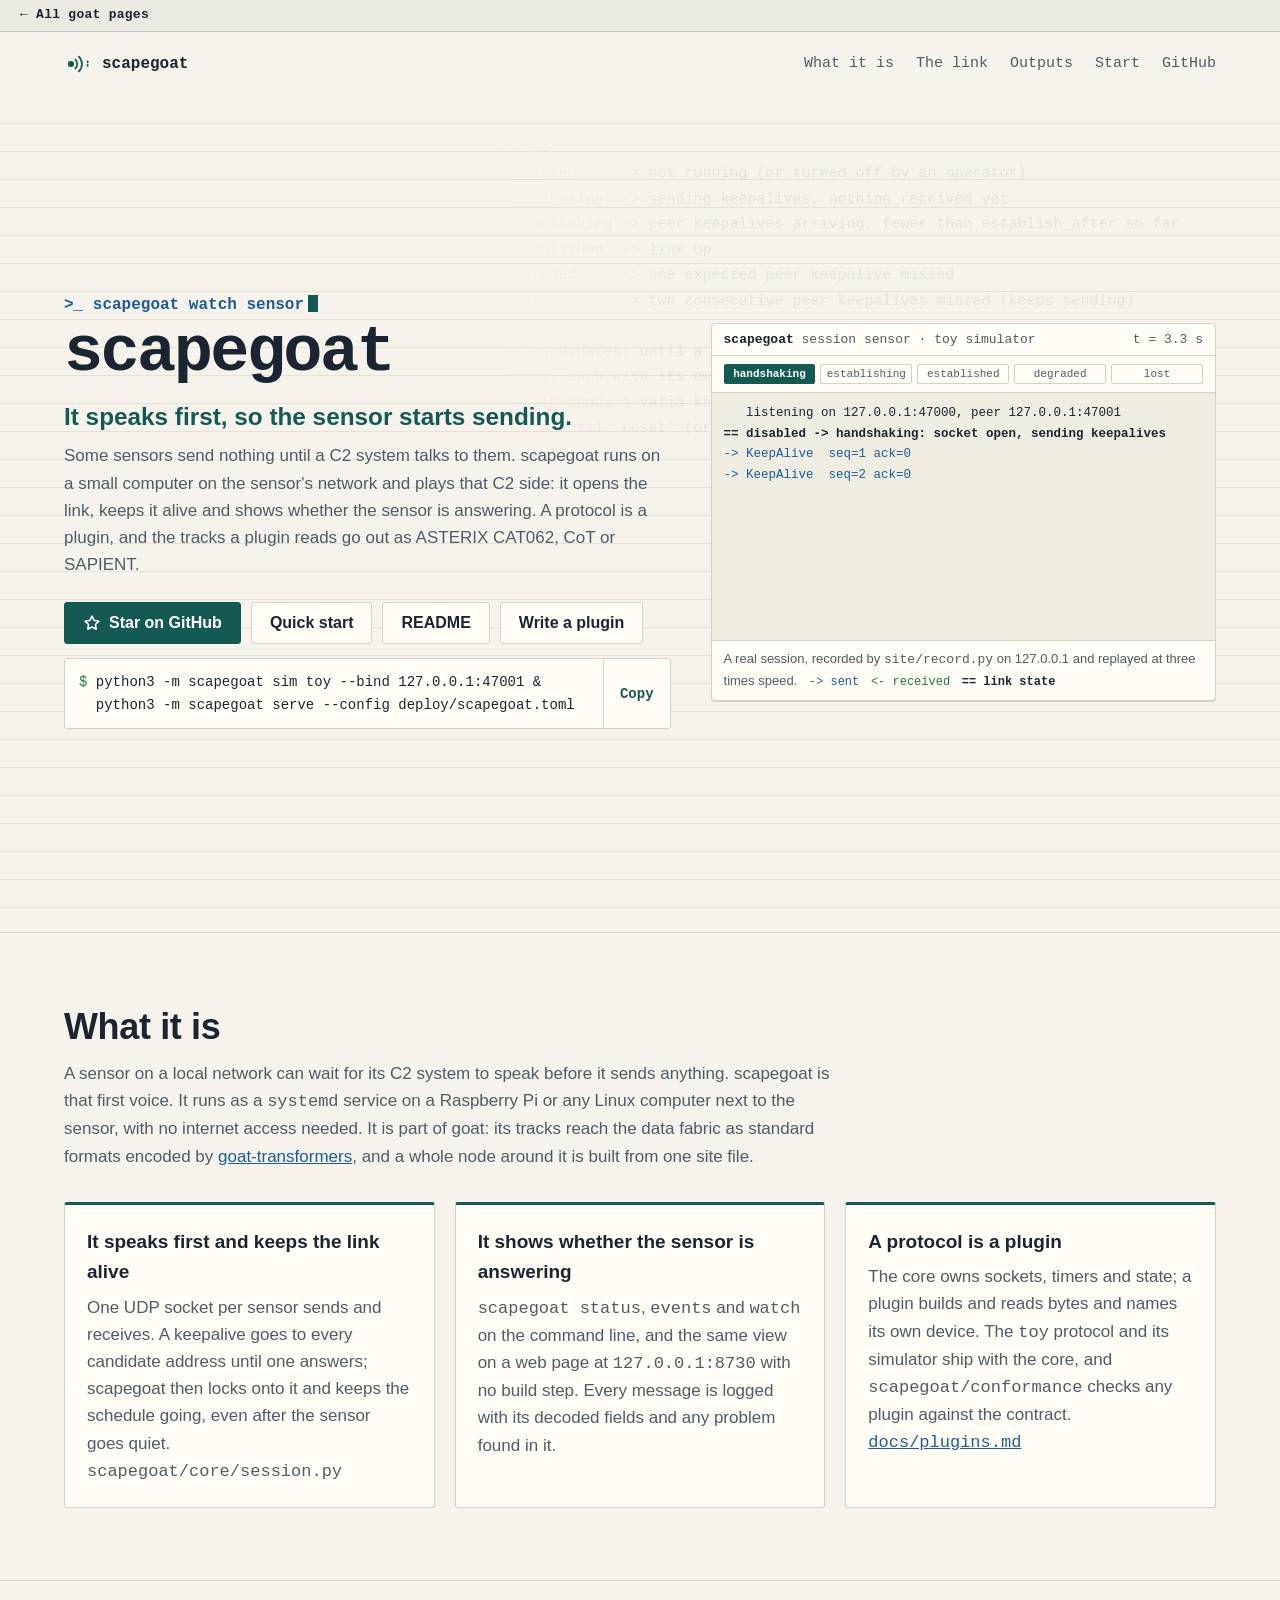
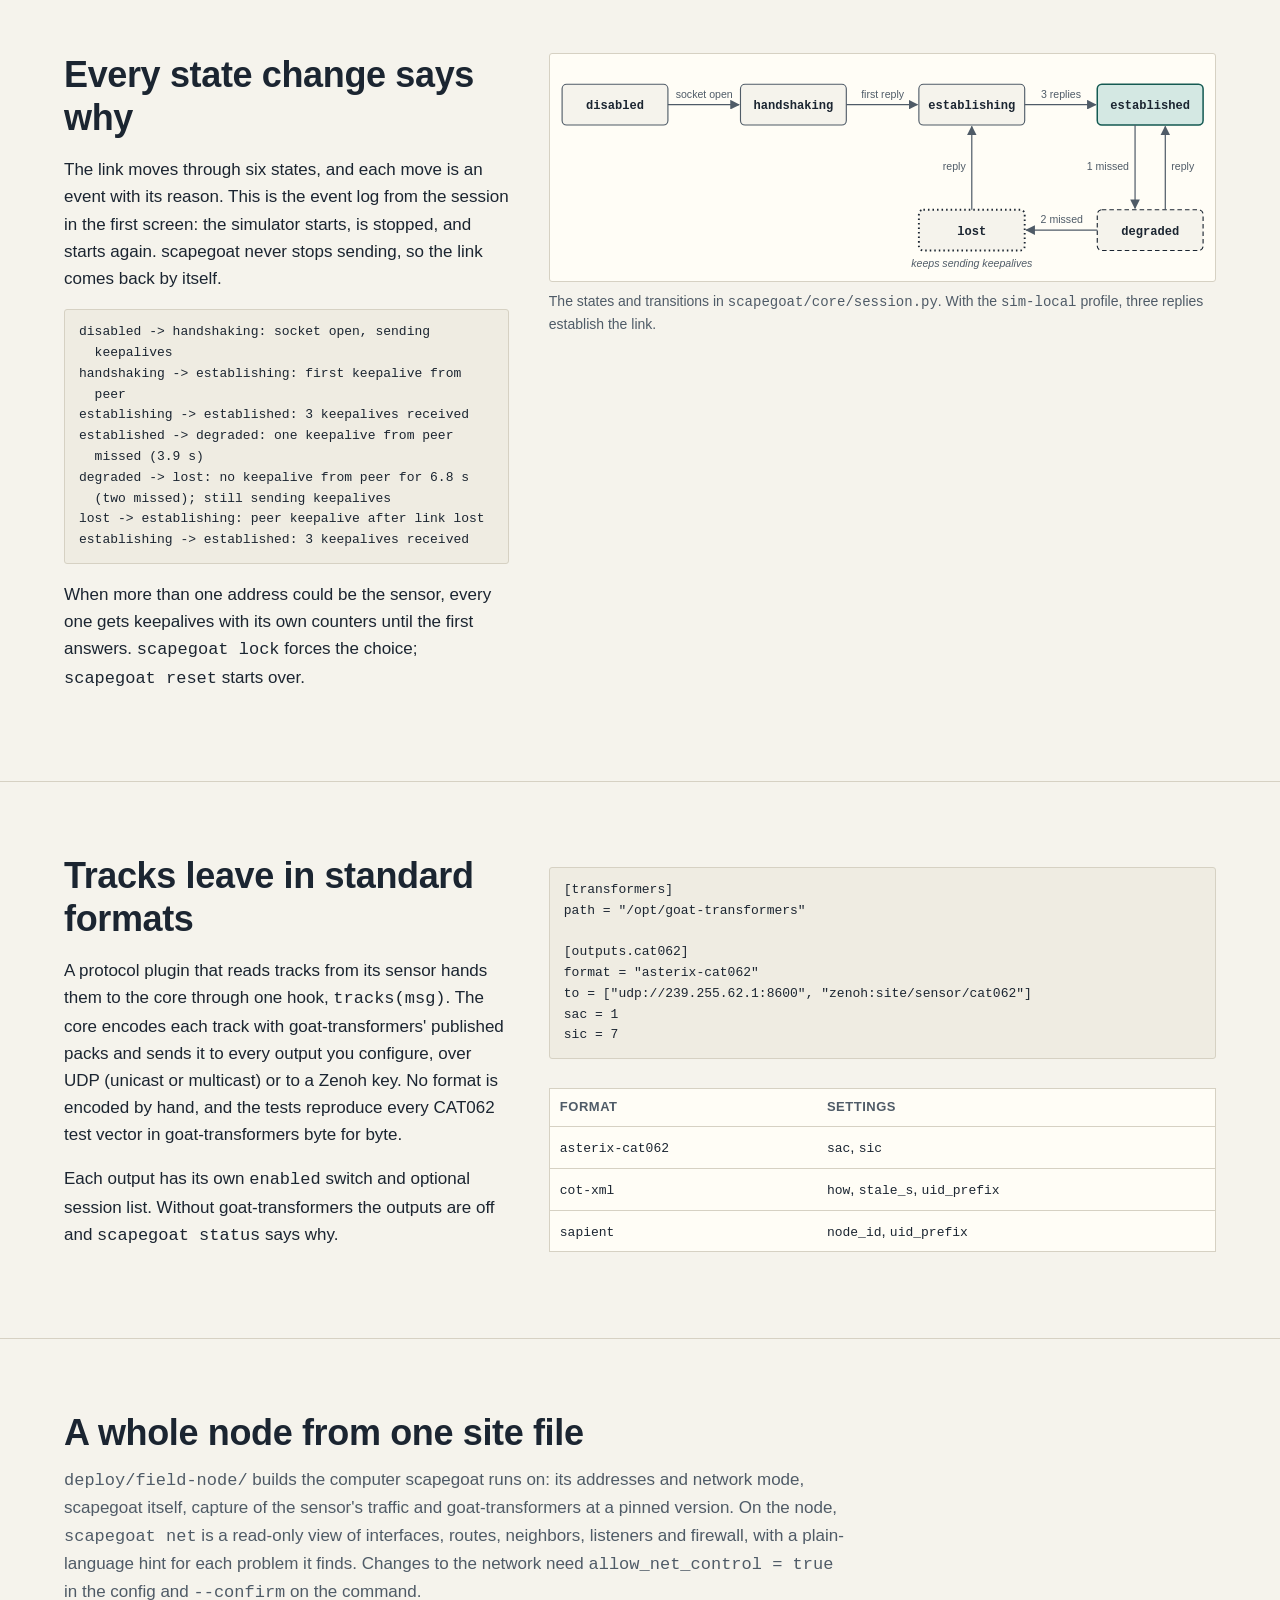
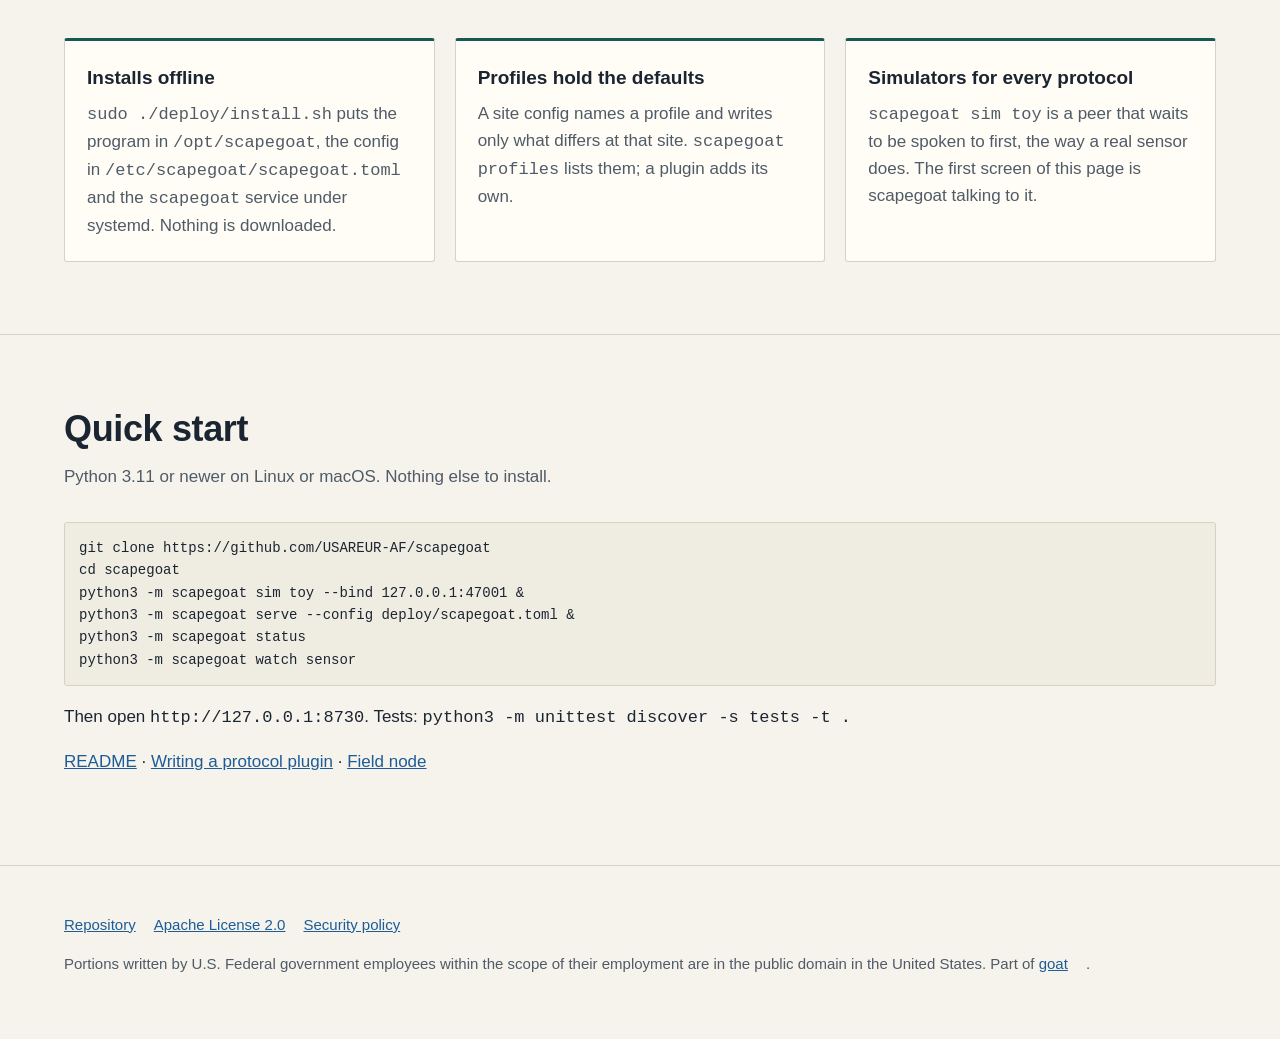
<file: site/index.html>
<!doctype html>
<html lang="en">
<head>
<meta charset="utf-8">
<meta name="viewport" content="width=device-width, initial-scale=1">
<title>scapegoat: the C2 side of a sensor link</title>
<meta name="description" content="scapegoat speaks first, so a sensor that waits for its C2 system starts sending. It keeps the link alive, shows whether the sensor is answering, and sends its tracks on as ASTERIX, CoT or SAPIENT.">
<link rel="icon" href="assets/icon.svg" type="image/svg+xml">
<link rel="stylesheet" href="assets/site.css">
<style>/* goat-tree: the same strip on every goat landing page, back to the catalogue of them all */
.goat-tree{font:600 13px/1.3 ui-monospace,"SF Mono",Menlo,Consolas,monospace;letter-spacing:.02em;padding:7px max(20px,env(safe-area-inset-left,0px));border-bottom:1px solid color-mix(in srgb,currentColor 18%,transparent);background:color-mix(in srgb,currentColor 5%,transparent)}
.goat-tree a{color:inherit;text-decoration:none}.goat-tree a:hover,.goat-tree a:focus-visible{text-decoration:underline;text-underline-offset:3px}
@media print{.goat-tree{display:none}}</style>
</head>
<body>
<nav class="goat-tree" aria-label="goat pages"><a href="https://usareur-af.github.io/goatdocs/goat/pages/"><span aria-hidden="true">&larr;</span> All goat pages</a></nav>
<div class="wrap">
  <header class="top">
    <a class="brand" href="#top"><img src="assets/icon.svg" width="28" height="28" alt="">scapegoat</a>
    <nav aria-label="Sections">
      <a href="#what">What it is</a><a href="#states">The link</a><a href="#outputs">Outputs</a><a href="#start">Start</a>
      <a class="gh" href="https://github.com/USAREUR-AF/scapegoat">GitHub</a>
    </nav>
  </header>
</div>

<main id="top">
<section class="hero" aria-labelledby="name">
<pre class="bgcode" aria-hidden="true">States:
  disabled     -> not running (or turned off by an operator)
  handshaking  -> sending keepalives, nothing received yet
  establishing -> peer keepalives arriving, fewer than establish_after so far
  established  -> link up
  degraded     -> one expected peer keepalive missed
  lost         -> two consecutive peer keepalives missed (keeps sending)

Peer candidates: until a sensor answers, every keepalive goes to EVERY candidate
address, each with its own LinkState (its own counters). The first candidate
whose IP sends a valid keepalive becomes the locked peer; the others are
dropped until `reset` (or a forced `lock`).</pre>
  <div class="wrap hero-grid">
    <div>
      <p class="prompt">&gt;_ scapegoat watch sensor<span class="cur" aria-hidden="true"></span></p>
      <h1 class="wordmark" id="name">scapegoat</h1>
      <p class="tagline">It speaks first, so the sensor starts sending.</p>
      <p class="lede">Some sensors send nothing until a C2 system talks to them. scapegoat runs on a small computer on the sensor's network and plays that C2 side: it opens the link, keeps it alive and shows whether the sensor is answering. A protocol is a plugin, and the tracks a plugin reads go out as ASTERIX CAT062, CoT or SAPIENT.</p>
      <div class="buttons">
        <a class="btn star" href="https://github.com/USAREUR-AF/scapegoat"><svg viewBox="0 0 24 24" aria-hidden="true"><path fill="none" stroke="currentColor" stroke-width="2" stroke-linejoin="round" d="M12 2.8l2.8 5.8 6.4.9-4.6 4.5 1.1 6.3L12 17.3l-5.7 3 1.1-6.3-4.6-4.5 6.4-.9z"/></svg>Star on GitHub</a>
        <a class="btn" href="#start">Quick start</a>
        <a class="btn" href="https://github.com/USAREUR-AF/scapegoat#readme">README</a>
        <a class="btn" href="https://github.com/USAREUR-AF/scapegoat/blob/main/docs/plugins.md">Write a plugin</a>
      </div>
      <div class="cmd"><pre data-box="command"><span class="ln"><span class="dollar">$ </span><code id="c-start">python3 <span class="w">-m</span> scapegoat sim toy <span class="w">--bind</span> <span class="w">127.0.0.1:47001</span> &amp; python3 <span class="w">-m</span> scapegoat serve <span class="w">--config</span> <span class="w">deploy/scapegoat.toml</span></code></span></pre><button class="copy" type="button" data-copy="c-start">Copy</button></div>
    </div>

    <div class="stage" role="img" aria-label="A recorded scapegoat session against the toy simulator, replayed. scapegoat sends keepalives with no answer, the simulator starts and answers, and the link goes from handshaking to establishing to established. The simulator is stopped: one missed keepalive makes the link degraded, a second makes it lost, and scapegoat keeps sending. The simulator starts again and the link is established again.">
      <div class="stage-head"><span><b>scapegoat</b> session sensor &middot; toy simulator</span><span id="stage-clock">t = 41.2 s</span></div>
      <ol class="ladder" id="ladder" aria-hidden="true">
        <li data-s="handshaking">handshaking</li><li data-s="establishing">establishing</li><li data-s="established" class="on">established</li><li data-s="degraded">degraded</li><li data-s="lost">lost</li>
      </ol>
      <pre class="stage-lines" id="stage-lines" aria-hidden="true"><span class="tx">-&gt; KeepAlive  seq=12 ack=2</span>
<span class="rx">&lt;- Data       payload='tick 2'</span>
<span class="st">== establishing -&gt; established: 3 keepalives received</span>
<span class="rx">&lt;- KeepAlive  seq=3 ack=12</span>
<span class="tx">-&gt; KeepAlive  seq=13 ack=3</span>
<span class="rx">&lt;- KeepAlive  seq=4 ack=13</span>
<span class="tx">-&gt; KeepAlive  seq=14 ack=4</span>
<span class="rx">&lt;- Data       payload='tick 4'</span></pre>
      <div class="stage-foot">A real session, recorded by <code>site/record.py</code> on 127.0.0.1 and replayed at three times speed. <span class="k-tx">-&gt; sent</span> <span class="k-rx">&lt;- received</span> <span class="k-st">== link state</span></div>
    </div>
  </div>

</section>

<section class="band" id="what">
  <div class="wrap">
    <h2>What it is</h2>
    <p class="sub">A sensor on a local network can wait for its C2 system to speak before it sends anything. scapegoat is that first voice. It runs as a <code>systemd</code> service on a Raspberry Pi or any Linux computer next to the sensor, with no internet access needed. It is part of goat: its tracks reach the data fabric as standard formats encoded by <a href="https://usareur-af.github.io/goat-transformers/">goat-transformers</a>, and a whole node around it is built from one site file.</p>
    <div class="cards">
      <div class="card"><h3>It speaks first and keeps the link alive</h3><p>One UDP socket per sensor sends and receives. A keepalive goes to every candidate address until one answers; scapegoat then locks onto it and keeps the schedule going, even after the sensor goes quiet. <code>scapegoat/core/session.py</code></p></div>
      <div class="card"><h3>It shows whether the sensor is answering</h3><p><code>scapegoat status</code>, <code>events</code> and <code>watch</code> on the command line, and the same view on a web page at <code>127.0.0.1:8730</code> with no build step. Every message is logged with its decoded fields and any problem found in it.</p></div>
      <div class="card"><h3>A protocol is a plugin</h3><p>The core owns sockets, timers and state; a plugin builds and reads bytes and names its own device. The <code>toy</code> protocol and its simulator ship with the core, and <code>scapegoat/conformance</code> checks any plugin against the contract. <a href="https://github.com/USAREUR-AF/scapegoat/blob/main/docs/plugins.md"><code>docs/plugins.md</code></a></p></div>
    </div>
  </div>
</section>

<section class="band" id="states">
  <div class="wrap feature">
    <div>
      <h2>Every state change says why</h2>
      <p>The link moves through six states, and each move is an event with its reason. This is the event log from the session in the first screen: the simulator starts, is stopped, and starts again. scapegoat never stops sending, so the link comes back by itself.</p>
      <pre class="json" data-box="output" id="event-log"><span class="ln">disabled -&gt; handshaking: socket open, sending keepalives</span><span class="ln">handshaking -&gt; establishing: first keepalive from peer</span><span class="ln">establishing -&gt; established: 3 keepalives received</span><span class="ln">established -&gt; degraded: one keepalive from peer missed (3.9 s)</span><span class="ln">degraded -&gt; lost: no keepalive from peer for 6.8 s (two missed); still sending keepalives</span><span class="ln">lost -&gt; establishing: peer keepalive after link lost</span><span class="ln">establishing -&gt; established: 3 keepalives received</span></pre>
      <p>When more than one address could be the sensor, every one gets keepalives with its own counters until the first answers. <code>scapegoat lock</code> forces the choice; <code>scapegoat reset</code> starts over.</p>
    </div>
    <figure>
      <svg class="fsm" viewBox="0 0 880 300" role="img" aria-label="The link state machine. disabled goes to handshaking when the socket opens. handshaking goes to establishing on the first reply. establishing goes to established after three replies. established goes to degraded when one keepalive is missed; degraded goes back to established on a reply, or to lost when a second is missed. lost goes to establishing on a reply.">
        <defs><marker id="ah" viewBox="0 0 10 10" refX="9" refY="5" markerWidth="8" markerHeight="8" orient="auto-start-reverse"><path d="M0 0L10 5L0 10z" class="fh"/></marker></defs>
        <g class="b"><rect x="16" y="40" width="140" height="54" rx="6"/><text x="86" y="73">disabled</text></g>
        <g class="b"><rect x="252" y="40" width="140" height="54" rx="6"/><text x="322" y="73">handshaking</text></g>
        <g class="b"><rect x="488" y="40" width="140" height="54" rx="6"/><text x="558" y="73">establishing</text></g>
        <g class="b up"><rect x="724" y="40" width="140" height="54" rx="6"/><text x="794" y="73">established</text></g>
        <g class="b dn"><rect x="488" y="206" width="140" height="54" rx="6"/><text x="558" y="239">lost</text></g>
        <g class="b dg"><rect x="724" y="206" width="140" height="54" rx="6"/><text x="794" y="239">degraded</text></g>
        <path class="a" d="M156 67H250" marker-end="url(#ah)"/><text class="l" x="204" y="58">socket open</text>
        <path class="a" d="M392 67H486" marker-end="url(#ah)"/><text class="l" x="440" y="58">first reply</text>
        <path class="a" d="M628 67H722" marker-end="url(#ah)"/><text class="l" x="676" y="58">3 replies</text>
        <path class="a" d="M774 94V204" marker-end="url(#ah)"/><text class="l e" x="766" y="154">1 missed</text>
        <path class="a" d="M814 206V96" marker-end="url(#ah)"/><text class="l s" x="822" y="154">reply</text>
        <path class="a" d="M724 233H630" marker-end="url(#ah)"/><text class="l" x="677" y="224">2 missed</text>
        <path class="a" d="M558 206V96" marker-end="url(#ah)"/><text class="l e" x="550" y="154">reply</text>
        <text class="n" x="558" y="282">keeps sending keepalives</text>
      </svg>
      <figcaption>The states and transitions in <code>scapegoat/core/session.py</code>. With the <code>sim-local</code> profile, three replies establish the link.</figcaption>
    </figure>
  </div>
</section>

<section class="band" id="outputs">
  <div class="wrap feature">
    <div>
      <h2>Tracks leave in standard formats</h2>
      <p>A protocol plugin that reads tracks from its sensor hands them to the core through one hook, <code>tracks(msg)</code>. The core encodes each track with goat-transformers' published packs and sends it to every output you configure, over UDP (unicast or multicast) or to a Zenoh key. No format is encoded by hand, and the tests reproduce every CAT062 test vector in goat-transformers byte for byte.</p>
      <p>Each output has its own <code>enabled</code> switch and optional session list. Without goat-transformers the outputs are off and <code>scapegoat status</code> says why.</p>
    </div>
    <div>
      <pre class="json" data-box="output"><span class="ln">[transformers]</span><span class="ln">path = "/opt/goat-transformers"</span><span class="ln"> </span><span class="ln">[outputs.cat062]</span><span class="ln">format = "asterix-cat062"</span><span class="ln">to = ["udp://239.255.62.1:8600", "zenoh:site/sensor/cat062"]</span><span class="ln">sac = 1</span><span class="ln">sic = 7</span></pre>
      <div class="scroll"><table>
        <thead><tr><th>Format</th><th>Settings</th></tr></thead>
        <tbody>
          <tr><td><code>asterix-cat062</code></td><td><code>sac</code>, <code>sic</code></td></tr>
          <tr><td><code>cot-xml</code></td><td><code>how</code>, <code>stale_s</code>, <code>uid_prefix</code></td></tr>
          <tr><td><code>sapient</code></td><td><code>node_id</code>, <code>uid_prefix</code></td></tr>
        </tbody>
      </table></div>
    </div>
  </div>
</section>

<section class="band" id="node">
  <div class="wrap">
    <h2>A whole node from one site file</h2>
    <p class="sub"><code>deploy/field-node/</code> builds the computer scapegoat runs on: its addresses and network mode, scapegoat itself, capture of the sensor's traffic and goat-transformers at a pinned version. On the node, <code>scapegoat net</code> is a read-only view of interfaces, routes, neighbors, listeners and firewall, with a plain-language hint for each problem it finds. Changes to the network need <code>allow_net_control = true</code> in the config and <code>--confirm</code> on the command.</p>
    <div class="cards">
      <div class="card"><h3>Installs offline</h3><p><code>sudo ./deploy/install.sh</code> puts the program in <code>/opt/scapegoat</code>, the config in <code>/etc/scapegoat/scapegoat.toml</code> and the <code>scapegoat</code> service under systemd. Nothing is downloaded.</p></div>
      <div class="card"><h3>Profiles hold the defaults</h3><p>A site config names a profile and writes only what differs at that site. <code>scapegoat profiles</code> lists them; a plugin adds its own.</p></div>
      <div class="card"><h3>Simulators for every protocol</h3><p><code>scapegoat sim toy</code> is a peer that waits to be spoken to first, the way a real sensor does. The first screen of this page is scapegoat talking to it.</p></div>
    </div>
  </div>
</section>

<section class="band" id="start">
  <div class="wrap">
    <h2>Quick start</h2>
    <p class="sub">Python 3.11 or newer on Linux or macOS. Nothing else to install.</p>
    <pre class="block" data-box="command"><span class="ln">git clone <span class="w">https://github.com/USAREUR-AF/scapegoat</span>
</span><span class="ln">cd <span class="w">scapegoat</span>
</span><span class="ln">python3 -m scapegoat sim toy --bind 127.0.0.1:47001 &amp;
</span><span class="ln">python3 -m scapegoat serve --config <span class="w">deploy/scapegoat.toml</span> &amp;
</span><span class="ln">python3 -m scapegoat status
</span><span class="ln">python3 -m scapegoat watch sensor</span></pre>
    <p>Then open <code>http://127.0.0.1:8730</code>. Tests: <code>python3 -m unittest discover -s tests -t .</code></p>
    <p><a href="https://github.com/USAREUR-AF/scapegoat#readme">README</a> &middot; <a href="https://github.com/USAREUR-AF/scapegoat/blob/main/docs/plugins.md">Writing a protocol plugin</a> &middot; <a href="https://github.com/USAREUR-AF/scapegoat/blob/main/deploy/field-node/README.md">Field node</a></p>
  </div>
</section>
</main>

<footer>
  <div class="wrap">
    <p><a href="https://github.com/USAREUR-AF/scapegoat">Repository</a><a href="https://github.com/USAREUR-AF/scapegoat/blob/main/LICENSE">Apache License 2.0</a><a href="https://github.com/USAREUR-AF/scapegoat/blob/main/SECURITY.md">Security policy</a></p>
    <p>Portions written by U.S. Federal government employees within the scope of their employment are in the public domain in the United States. Part of <a href="https://github.com/USAREUR-AF/goatcore">goat</a>.</p>
  </div>
</footer>
<script src="assets/site.js" defer></script>
</body>
</html>
</file>
<file: site/assets/site.css>
/* A radio operator's log: ruled paper, the call (sent) in ink blue, the answer
   (received) in dark green, the state of the link on its own line. A missed answer
   is shown dashed and grey, never red. System fonts only. */
:root {
  --paper: #f5f3ec; --panel: #fffdf6; --ink: #1b2531; --quiet: #4f5b67; --rule: #d6d1c3; --grid: #e7e2d4;
  --accent: #145a52; --accent-soft: #d4e8e3; --on-accent: #ffffff; --track: #1d5c97; --track-2: #4a5a6a;
  --good: #1f7a3d; --bad: #8a2a1f; --code-bg: #efece2;
  --mono: ui-monospace, "SF Mono", SFMono-Regular, Menlo, Consolas, "Liberation Mono", monospace;
  --sans: -apple-system, BlinkMacSystemFont, "Segoe UI", "Noto Sans", Helvetica, Arial, sans-serif;
  color-scheme: light dark;
}
@media (prefers-color-scheme: dark) {
  :root {
    --paper: #0d1520; --panel: #111c29; --ink: #e5ebf1; --quiet: #9eabb8; --rule: #253344; --grid: #172331;
    --accent: #6fd0c0; --accent-soft: #15302c; --on-accent: #0e140c; --track: #7db8ec; --track-2: #a9b6c3;
    --good: #5fcf86; --bad: #ee9082; --code-bg: #0a111a;
  }
}
* { box-sizing: border-box; }
html { scroll-behavior: smooth; }
@media (prefers-reduced-motion: reduce) { html { scroll-behavior: auto; } }
body { margin: 0; background: var(--paper); color: var(--ink); font: 17px/1.6 var(--sans); }
a { color: var(--track); }
a:focus-visible, button:focus-visible { outline: 3px solid var(--accent); outline-offset: 2px; }
code, pre { font-family: var(--mono); }
.wrap { max-width: 1200px; margin: 0 auto; padding: 0 24px; }
@media (max-width: 600px) { .wrap { padding: 0 16px; } }

/* top bar */
.top { position: relative; z-index: 2; height: 64px; display: flex; align-items: center; justify-content: space-between; gap: 16px; }
.brand { display: flex; align-items: center; gap: 10px; color: var(--ink); text-decoration: none; font: 700 16px var(--mono); }
.brand img { width: 28px; height: 28px; }
.top nav { display: flex; gap: 22px; font: 15px var(--mono); }
.top nav a { color: var(--quiet); text-decoration: none; }
.top nav a:hover { color: var(--ink); }
@media (max-width: 720px) { .top nav a:not(.gh) { display: none; } }

/* hero: fills the first screen; the numbers strip sits at its bottom edge */
.hero { position: relative; overflow: hidden; min-height: calc(100svh - 64px); display: flex; flex-direction: column;
  background-image: linear-gradient(var(--grid) 1px, transparent 1px);
  background-size: 100% 28px; background-position: 0 -1px; }
.bgcode { position: absolute; inset: 0 0 auto auto; width: 62%; margin: 0; padding: 40px 0 0; color: var(--ink); opacity: .07;
  font: 15px/1.7 var(--mono); white-space: pre; pointer-events: none; user-select: none;
  -webkit-mask-image: linear-gradient(90deg, transparent, #000 30%); mask-image: linear-gradient(90deg, transparent, #000 30%); }
.hero-grid { position: relative; flex: 1; display: grid; grid-template-columns: minmax(0, 1.2fr) minmax(0, 1fr); gap: 40px; align-items: center; padding-top: 24px; padding-bottom: 28px; }
.prompt { font: 600 16px var(--mono); color: var(--track); margin: 0 0 6px; }
.prompt .cur { display: inline-block; width: .6em; height: 1.05em; vertical-align: -.15em; background: var(--accent); margin-left: 4px; animation: blink 1.1s steps(1) infinite; }
@keyframes blink { 50% { opacity: 0; } }
.wordmark { font: 900 clamp(30px, 5.1vw, 80px)/1.02 var(--mono); letter-spacing: -0.04em; margin: 0; white-space: nowrap; }
.page-title { font: 900 clamp(28px, 4.2vw, 56px)/1.08 var(--mono); letter-spacing: -0.03em; margin: 0; }
.card h3 a { color: inherit; }
.tagline { font-weight: 700; font-size: clamp(19px, 1.9vw, 25px); line-height: 1.3; color: var(--accent); margin: 14px 0 10px; }
.lede { color: var(--quiet); margin: 0 0 24px; max-width: 38em; }
.buttons { display: flex; flex-wrap: wrap; gap: 10px; margin-bottom: 14px; }
.btn { display: inline-flex; align-items: center; gap: 8px; padding: 11px 18px; border: 1px solid var(--rule); background: var(--panel);
  color: var(--ink); font: 700 16px var(--sans); text-decoration: none; border-radius: 3px; }
.btn svg { width: 18px; height: 18px; }
.btn.star { background: var(--accent); border-color: var(--accent); color: var(--on-accent); }
.btn:hover { border-color: var(--ink); }
.cmd { display: flex; align-items: stretch; border: 1px solid var(--rule); background: var(--panel); border-radius: 3px; max-width: 640px; }
.cmd pre { flex: 1; margin: 0; padding: 12px 14px; font-size: 14px; overflow-x: auto; white-space: pre-wrap; overflow-wrap: anywhere; min-width: 0; }
.cmd .dollar { color: var(--good); user-select: none; }
.copy { border: 0; border-left: 1px solid var(--rule); background: none; color: var(--accent); font: 700 14px var(--mono); padding: 0 16px; cursor: pointer; }


/* numbers strip */
.numbers { position: relative; display: grid; grid-template-columns: repeat(4, 1fr); border: 1px solid var(--rule); background: var(--panel); margin-bottom: 14px; }
.numbers > div { padding: 16px 20px; border-left: 1px solid var(--rule); min-width: 0; }
.numbers > div:first-child { border-left: 0; }
.numbers .n { display: block; font: 800 34px/1.1 var(--mono); color: var(--accent); }
.numbers .l { display: block; font-weight: 700; }
.numbers code { display: block; font-size: 11.5px; color: var(--quiet); overflow-wrap: anywhere; margin-top: 4px; }

@media (max-width: 960px) {
  .hero-grid { grid-template-columns: minmax(0, 1fr); gap: 28px; }
  .bgcode { width: 100%; white-space: pre-wrap; overflow-wrap: anywhere; }
  .numbers { grid-template-columns: repeat(2, 1fr); }
  .numbers > div:nth-child(3) { border-left: 0; }
  .numbers > div:nth-child(n+3) { border-top: 1px solid var(--rule); }
}
@media (max-width: 600px) {
  .hero-grid { padding-top: 8px; }
  .prompt { font-size: 14px; }
  .bgcode { opacity: .045; }
  .lede { font-size: 16px; margin-bottom: 18px; }
  .btn { padding: 10px 14px; font-size: 15px; }
  .cmd pre { font-size: 12.5px; }
  .numbers .n { font-size: 26px; }
  .numbers > div { padding: 12px 14px; }
}

/* sections */
section.band { padding: 72px 0; border-top: 1px solid var(--rule); }
h2 { font-size: clamp(26px, 3vw, 36px); line-height: 1.2; margin: 0 0 12px; letter-spacing: -0.01em; }
h3 { font-size: 19px; margin: 0 0 6px; }
.sub { color: var(--quiet); max-width: 46em; margin: 0 0 32px; }
.cards { display: grid; grid-template-columns: repeat(3, 1fr); gap: 20px; }
.card { background: var(--panel); border: 1px solid var(--rule); border-top: 3px solid var(--accent); padding: 22px; border-radius: 3px; }
.card p { margin: 0; color: var(--quiet); }
.cards.four { grid-template-columns: repeat(4, 1fr); }
@media (max-width: 1100px) { .cards.four { grid-template-columns: repeat(2, 1fr); } }
@media (max-width: 860px) { .cards, .cards.four { grid-template-columns: 1fr; } }
.status { display: inline-block; font: 700 12px var(--mono); letter-spacing: .04em; text-transform: uppercase; color: var(--ink); border: 1px solid var(--quiet); border-radius: 2px; padding: 2px 7px; margin-bottom: 10px; }
.after .status, .card p .status { margin: 0; vertical-align: 1px; }
.after { margin: 28px 0 0; max-width: 46em; }
.feature { display: grid; grid-template-columns: minmax(0, 1fr) minmax(0, 1.5fr); gap: 40px; align-items: start; }
@media (max-width: 860px) { .feature { grid-template-columns: minmax(0, 1fr); } }
figure { margin: 0; }
figure img { width: 100%; height: auto; display: block; background: var(--panel); border: 1px solid var(--rule); border-radius: 3px; }
figcaption { font-size: 14px; color: var(--quiet); margin-top: 8px; }
.json { background: var(--code-bg); border: 1px solid var(--rule); padding: 12px 14px; font-size: 13px; overflow-x: auto; border-radius: 3px; white-space: pre-wrap; overflow-wrap: anywhere; }
table { border-collapse: collapse; width: 100%; font-size: 15px; }
th, td { text-align: left; padding: 8px 10px; border-bottom: 1px solid var(--rule); vertical-align: top; }
th { font-size: 13px; text-transform: uppercase; letter-spacing: .04em; color: var(--quiet); }
td code { font-size: 13px; overflow-wrap: anywhere; }
.scroll { overflow-x: auto; }
.num { font-family: var(--mono); color: var(--accent); font-weight: 700; }
pre.block { background: var(--code-bg); border: 1px solid var(--rule); padding: 14px; overflow-x: auto; font-size: 14px; border-radius: 3px; white-space: pre-wrap; overflow-wrap: anywhere; }
/* a command shows whole: it wraps at spaces, continuation lines hang two characters in (more for an indented line) */
.cmd pre .ln, pre.block .ln { display: block; padding-left: 2ch; text-indent: -2ch; }
/* output wraps too, its continuation lines hang by --hang */
.json .ln { display: block; padding-left: var(--hang, 2ch); text-indent: calc(-1 * var(--hang, 2ch)); }
/* a word with a hyphen or slash moves to the next line whole, and breaks only if it alone is wider than the box */
pre .ln .w { display: inline-block; max-width: 100%; text-indent: 0; }
footer { border-top: 1px solid var(--rule); padding: 32px 0 48px; color: var(--quiet); font-size: 15px; }
footer a { margin-right: 18px; }

/* the first screen's stage: the real artifact, replayed */
.stage { background: var(--panel); border: 1px solid var(--rule); border-radius: 4px; box-shadow: 0 1px 0 var(--rule); min-width: 0; }
.stage-head { display: flex; justify-content: space-between; gap: 12px; padding: 8px 12px; border-bottom: 1px solid var(--rule); font: 13px var(--mono); color: var(--quiet); }
.stage-head b { color: var(--ink); }
.stage-head span { white-space: nowrap; overflow: hidden; text-overflow: ellipsis; min-width: 0; }
.stage-lines { margin: 0; padding: 10px 12px; min-height: calc(8 * 1.65em + 20px); background: var(--code-bg); font: 12.5px/1.65 var(--mono); color: var(--quiet); white-space: pre-wrap; overflow-wrap: anywhere; }
.stage-lines .ev { color: var(--accent); font-weight: 700; }
.stage-lines .in { color: var(--ink); }
.stage-foot { padding: 8px 12px; font-size: 13px; color: var(--quiet); border-top: 1px solid var(--rule); }

/* the link-state ladder above the replay */
.ladder { list-style: none; margin: 0; padding: 8px 12px; display: grid; grid-template-columns: repeat(5, minmax(0, 1fr)); gap: 5px; border-bottom: 1px solid var(--rule); }
.ladder li { font: 11px var(--mono); padding: 3px 1px; text-align: center; overflow: hidden; text-overflow: ellipsis; white-space: nowrap; border: 1px solid var(--rule); border-radius: 2px; color: var(--quiet); }
.ladder li.on { background: var(--accent); border-color: var(--accent); color: var(--on-accent); font-weight: 700; }
.ladder li.on[data-s="degraded"], .ladder li.on[data-s="lost"] { background: var(--panel); color: var(--ink); border: 2px dashed var(--ink); }
.stage .stage-lines { height: calc(11 * 1.65em + 20px); min-height: 0; overflow: hidden; }
@media (max-width: 600px) { .ladder { grid-template-columns: repeat(3, minmax(0, 1fr)); } .ladder li { font-size: 11px; } .stage .stage-lines { font-size: 11.5px; } }
.stage-lines .tx { color: var(--track); }
.stage-lines .rx { color: var(--good); }
.stage-lines .st { color: var(--ink); font-weight: 700; }
.stage-lines .st.warn { border-bottom: 1px dashed var(--quiet); }
.stage-foot span { font-family: var(--mono); font-size: 12px; margin-left: 8px; white-space: nowrap; }
.stage-foot .k-tx { color: var(--track); } .stage-foot .k-rx { color: var(--good); } .stage-foot .k-st { color: var(--ink); font-weight: 700; }

/* the state machine figure */
.fsm { width: 100%; height: auto; display: block; background: var(--panel); border: 1px solid var(--rule); border-radius: 3px; }
.fsm .b rect { fill: var(--paper); stroke: var(--quiet); stroke-width: 1.5; }
.fsm .b.up rect { fill: var(--accent-soft); stroke: var(--accent); stroke-width: 2; }
.fsm .b.dg rect, .fsm .b.dn rect { stroke: var(--ink); stroke-dasharray: 6 4; }
.fsm .b.dn rect { stroke-dasharray: 2 4; stroke-width: 2.5; }
.fsm text { font: 600 16px var(--mono); fill: var(--ink); text-anchor: middle; }
.fsm .a { stroke: var(--quiet); stroke-width: 1.6; fill: none; }
.fsm .fh { fill: var(--quiet); }
.fsm .l { font: 14px var(--sans); fill: var(--quiet); }
.fsm .l.e { text-anchor: end; } .fsm .l.s { text-anchor: start; }
.fsm .n { font: italic 14px var(--sans); fill: var(--quiet); }
#outputs table { margin-top: 16px; background: var(--panel); border: 1px solid var(--rule); }
</file>
